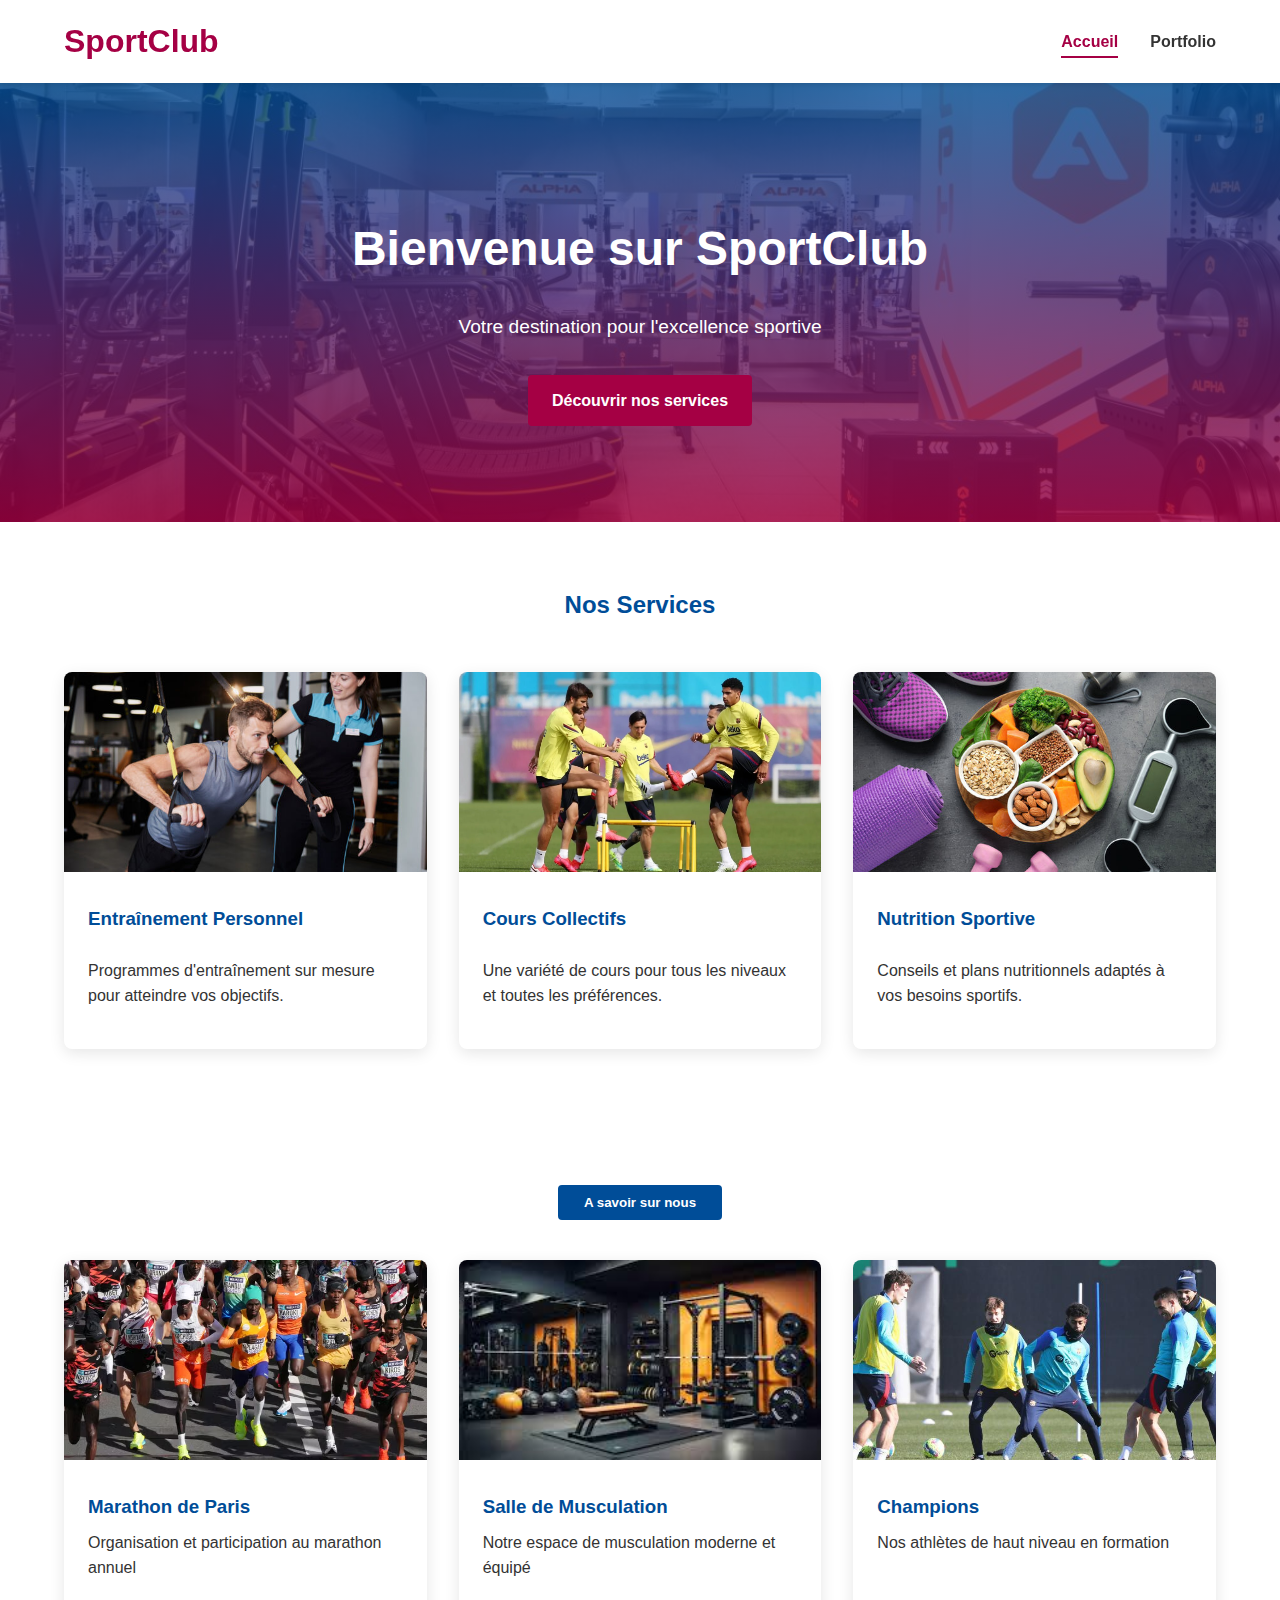
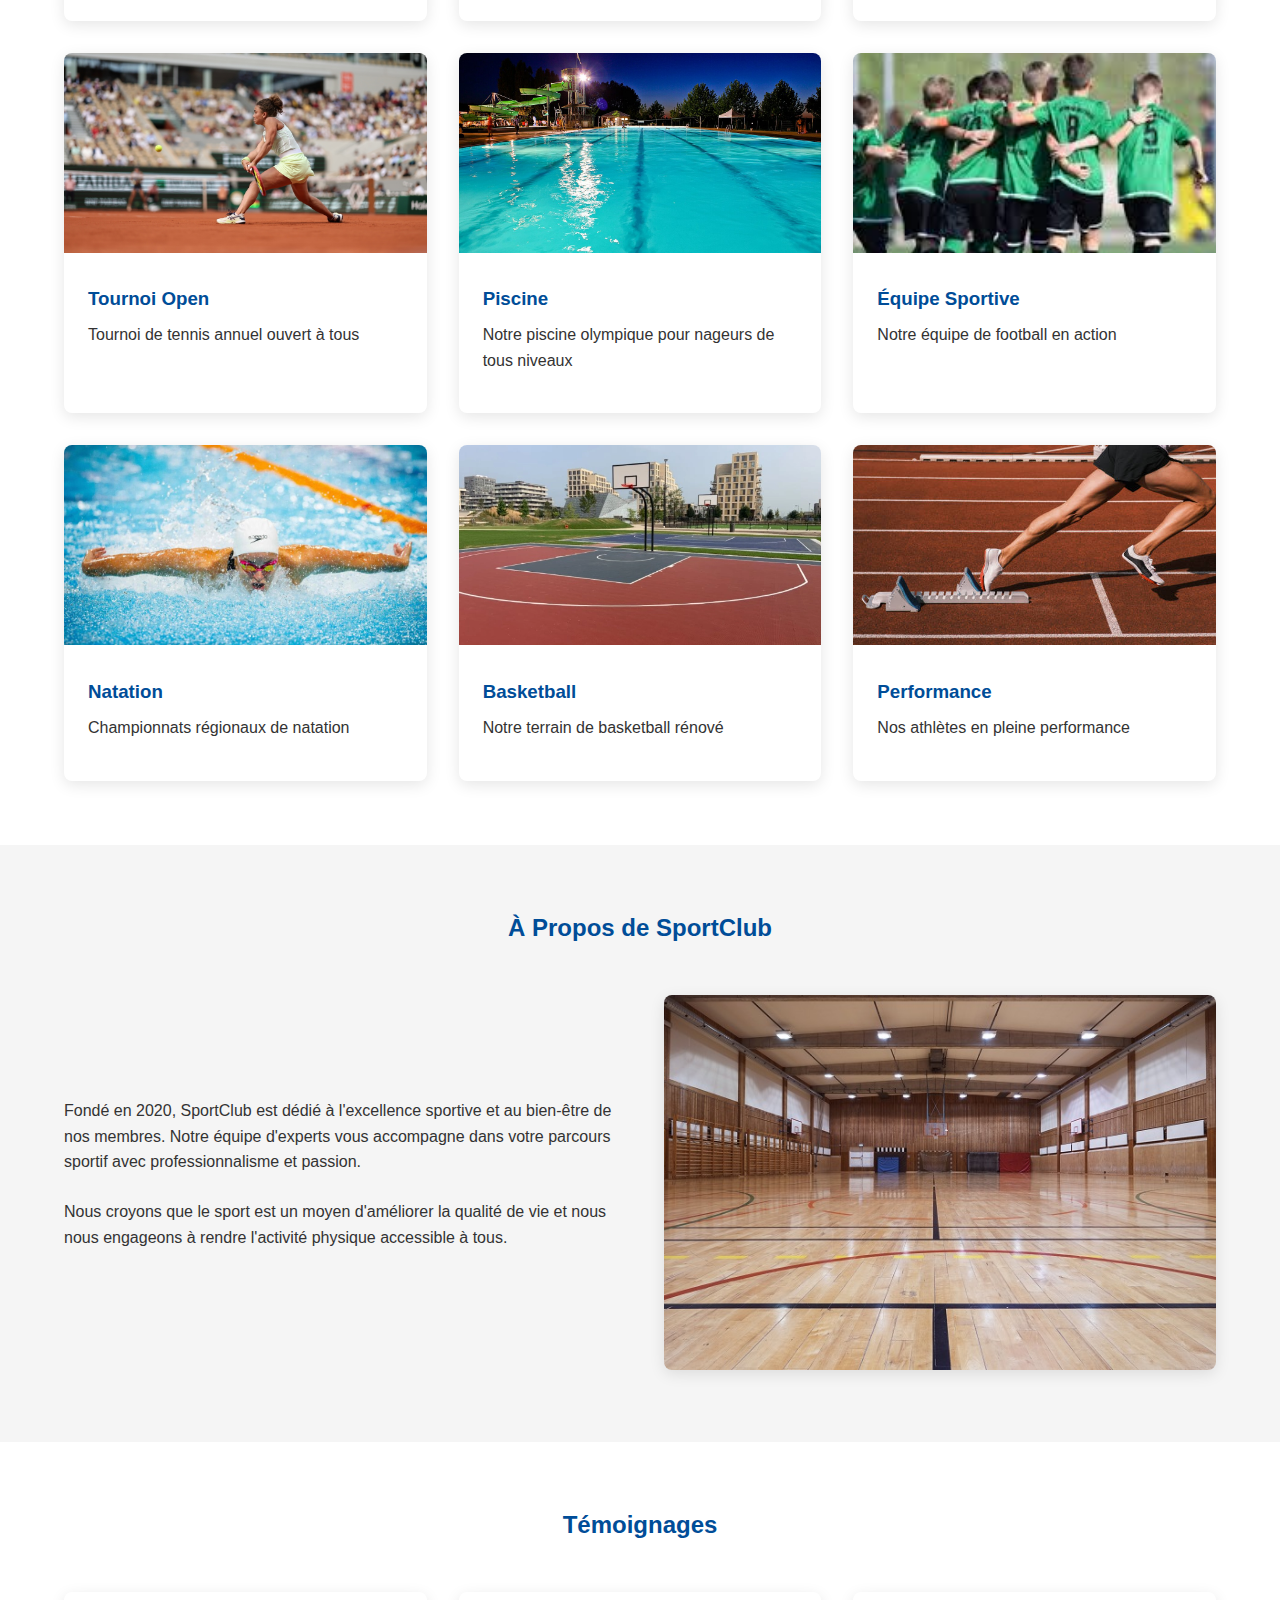
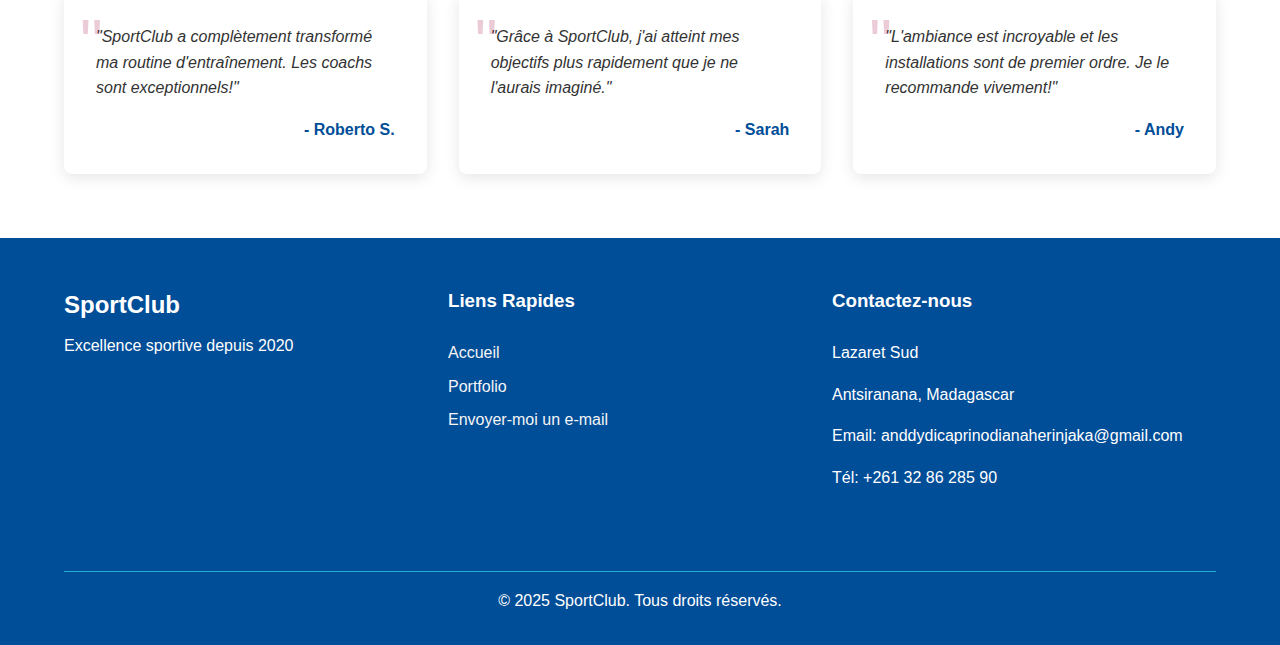
<file: index.html>
<!DOCTYPE html>
<html lang="fr">
<head>
    <meta charset="UTF-8">
    <meta name="viewport" content="width=device-width, initial-scale=1.0">
    <title>SportClub - Accueil</title>
    <link rel="stylesheet" href="style.css">
</head>
<body>
    <header>
        <div class="logo">
            <h1>SportClub</h1>
        </div>
        <nav>
            <ul>
                <li><a href="index.html" class="active">Accueil</a></li>
                <li><a href="portifolio.html">Portfolio</a></li>
                <!-- <li><a href="contact.html">Contact</a></li> -->
            </ul>
        </nav>
    </header>

    <main>
        <section class="hero">
            <div class="hero-content">
                <h2>Bienvenue sur SportClub</h2>
                <p>Votre destination pour l'excellence sportive</p>
                <a href="#services" class="btn">Découvrir nos services</a>
            </div>
        </section>

        <section id="services" class="services">
            <h2>Nos Services</h2>
            <div class="services-container">
                <div class="service-card">
                    <img src="assets/entranement.jpg" alt="Entraînement personnel">
                    <h3>Entraînement Personnel</h3>
                    <p>Programmes d'entraînement sur mesure pour atteindre vos objectifs.</p>
                </div>
                <div class="service-card">
                    <img src="assets/courscollectifs.webp" alt="Cours collectifs">
                    <h3>Cours Collectifs</h3>
                    <p>Une variété de cours pour tous les niveaux et toutes les préférences.</p>
                </div>
                <div class="service-card">
                    <img src="assets/nutrition.jpeg" alt="Nutrition sportive">
                    <h3>Nutrition Sportive</h3>
                    <p>Conseils et plans nutritionnels adaptés à vos besoins sportifs.</p>
                </div>
            </div>
        </section>

        <section class="portfolio-gallery">
            <div class="filter-buttons">
                <button class="filter-btn active" data-category="all">A savoir sur nous</button>
            </div>

            <div class="portfolio-container">
                <div class="portfolio-item competitions">
                    <img src="assets/marathon.jpg" alt="Marathon de Paris">
                    <div class="item-details">
                        <h3>Marathon de Paris</h3>
                        <p>Organisation et participation au marathon annuel</p>
                    </div>
                </div>
                <div class="portfolio-item installations">
                    <img src="assets/sallemuscu.jpg" alt="Nouvelle salle de musculation">
                    <div class="item-details">
                        <h3>Salle de Musculation</h3>
                        <p>Notre espace de musculation moderne et équipé</p>
                    </div>
                </div>
                <div class="portfolio-item athletes">
                    <img src="assets/entrainement.jpg" alt="Entraînement de champions">
                    <div class="item-details">
                        <h3>Champions</h3>
                        <p>Nos athlètes de haut niveau en formation</p>
                    </div>
                </div>
                <div class="portfolio-item competitions">
                    <img src="assets/tennis.jpg" alt="Tournoi de tennis">
                    <div class="item-details">
                        <h3>Tournoi Open</h3>
                        <p>Tournoi de tennis annuel ouvert à tous</p>
                    </div>
                </div>
                <div class="portfolio-item installations">
                    <img src="assets/piscine.jpg" alt="Piscine olympique">
                    <div class="item-details">
                        <h3>Piscine</h3>
                        <p>Notre piscine olympique pour nageurs de tous niveaux</p>
                    </div>
                </div>
                <div class="portfolio-item athletes">
                    <img src="assets/foot.jpg" alt="Équipe de football">
                    <div class="item-details">
                        <h3>Équipe Sportive</h3>
                        <p>Notre équipe de football en action</p>
                    </div>
                </div>
                <div class="portfolio-item competitions">
                    <img src="assets/natation.jpg" alt="Compétition de natation">
                    <div class="item-details">
                        <h3>Natation</h3>
                        <p>Championnats régionaux de natation</p>
                    </div>
                </div>
                <div class="portfolio-item installations">
                    <img src="assets/basket.webp" alt="Terrain de basketball">
                    <div class="item-details">
                        <h3>Basketball</h3>
                        <p>Notre terrain de basketball rénové</p>
                    </div>
                </div>
                <div class="portfolio-item athletes">
                    <img src="assets/athlete.jpg" alt="Athlètes en plein effort">
                    <div class="item-details">
                        <h3>Performance</h3>
                        <p>Nos athlètes en pleine performance</p>
                    </div>
                </div>
            </div>
        </section>

        <section class="about">
            <h2>À Propos de SportClub</h2>
            <div class="about-content">
                <div class="about-text">
                    <p>Fondé en 2020, SportClub est dédié à l'excellence sportive et au bien-être de nos membres. Notre équipe d'experts vous accompagne dans votre parcours sportif avec professionnalisme et passion.</p>
                    <p>Nous croyons que le sport est un moyen d'améliorer la qualité de vie et nous nous engageons à rendre l'activité physique accessible à tous.</p>
                </div>
                <div class="about-image">
                    <img src="assets/gymnase.jpg" alt="Notre gymnase">
                </div>
            </div>
        </section>

        <section class="testimonials">
            <h2>Témoignages</h2>
            <div class="testimonials-container">
                <div class="testimonial">
                    <p>"SportClub a complètement transformé ma routine d'entraînement. Les coachs sont exceptionnels!"</p>
                    <span class="author">- Roberto S.</span>
                </div>
                <div class="testimonial">
                    <p>"Grâce à SportClub, j'ai atteint mes objectifs plus rapidement que je ne l'aurais imaginé."</p>
                    <span class="author">- Sarah</span>
                </div>
                <div class="testimonial">
                    <p>"L'ambiance est incroyable et les installations sont de premier ordre. Je le recommande vivement!"</p>
                    <span class="author">- Andy</span>
                </div>
            </div>
        </section>
        
    </main>

    <footer>
        <div class="footer-content">
            <div class="footer-logo">
                <h2>SportClub</h2>
                <p>Excellence sportive depuis 2020</p>
            </div>
            <div class="footer-links">
                <h3>Liens Rapides</h3>
                <ul>
                    <li><a href="index.html">Accueil</a></li>
                    <li><a href="portfolio.html">Portfolio</a></li>
                    <li><a href="mailto:anddydicaprinodianaherinjaka@gmail.com">Envoyer-moi un e-mail</a></li>
                </ul>
            </div>
            <div class="footer-contact">
                <h3>Contactez-nous</h3>
                <p>Lazaret Sud</p>
                <p>Antsiranana, Madagascar</p>
                <p>Email: anddydicaprinodianaherinjaka@gmail.com</p>
                <p>Tél: +261 32 86 285 90</p>
            </div>
        </div>
        <div class="footer-bottom">
            <p>&copy; 2025 SportClub. Tous droits réservés.</p>
        </div>
    </footer>
</body>
</html>
</file>
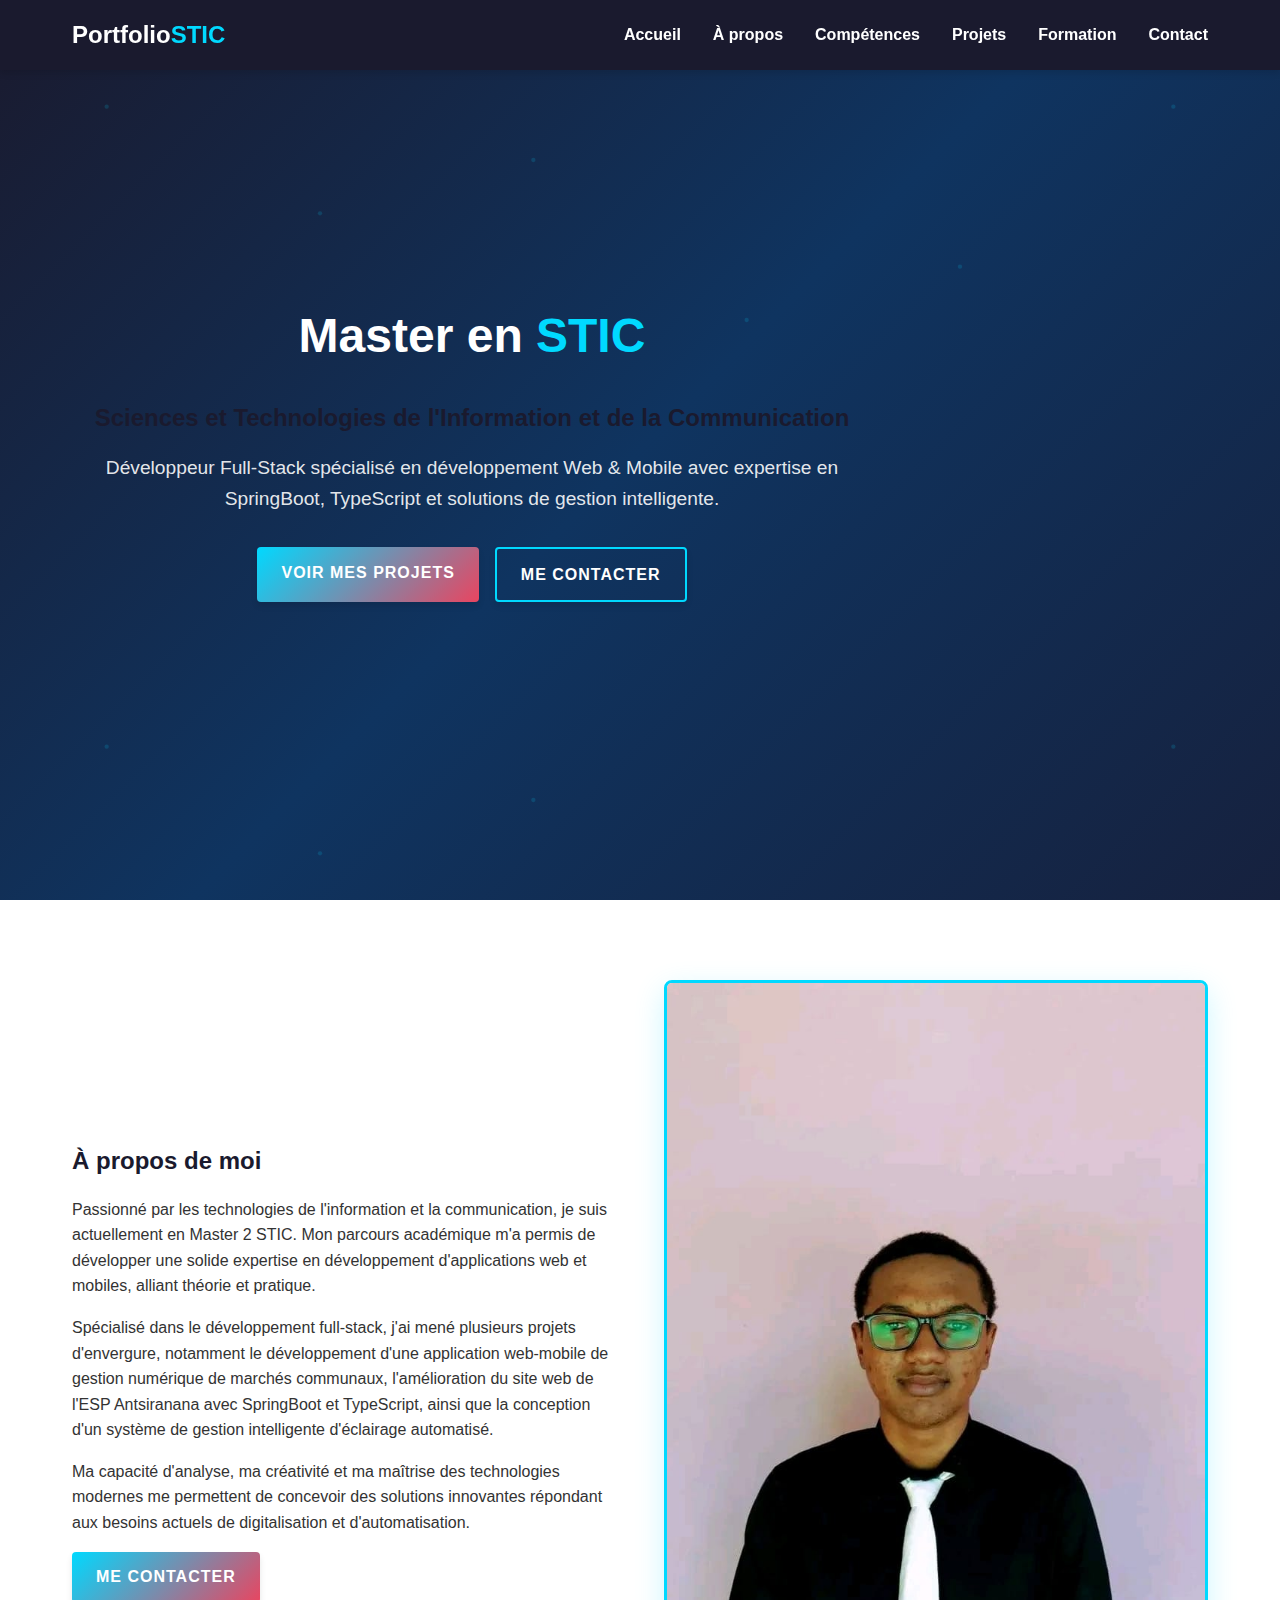
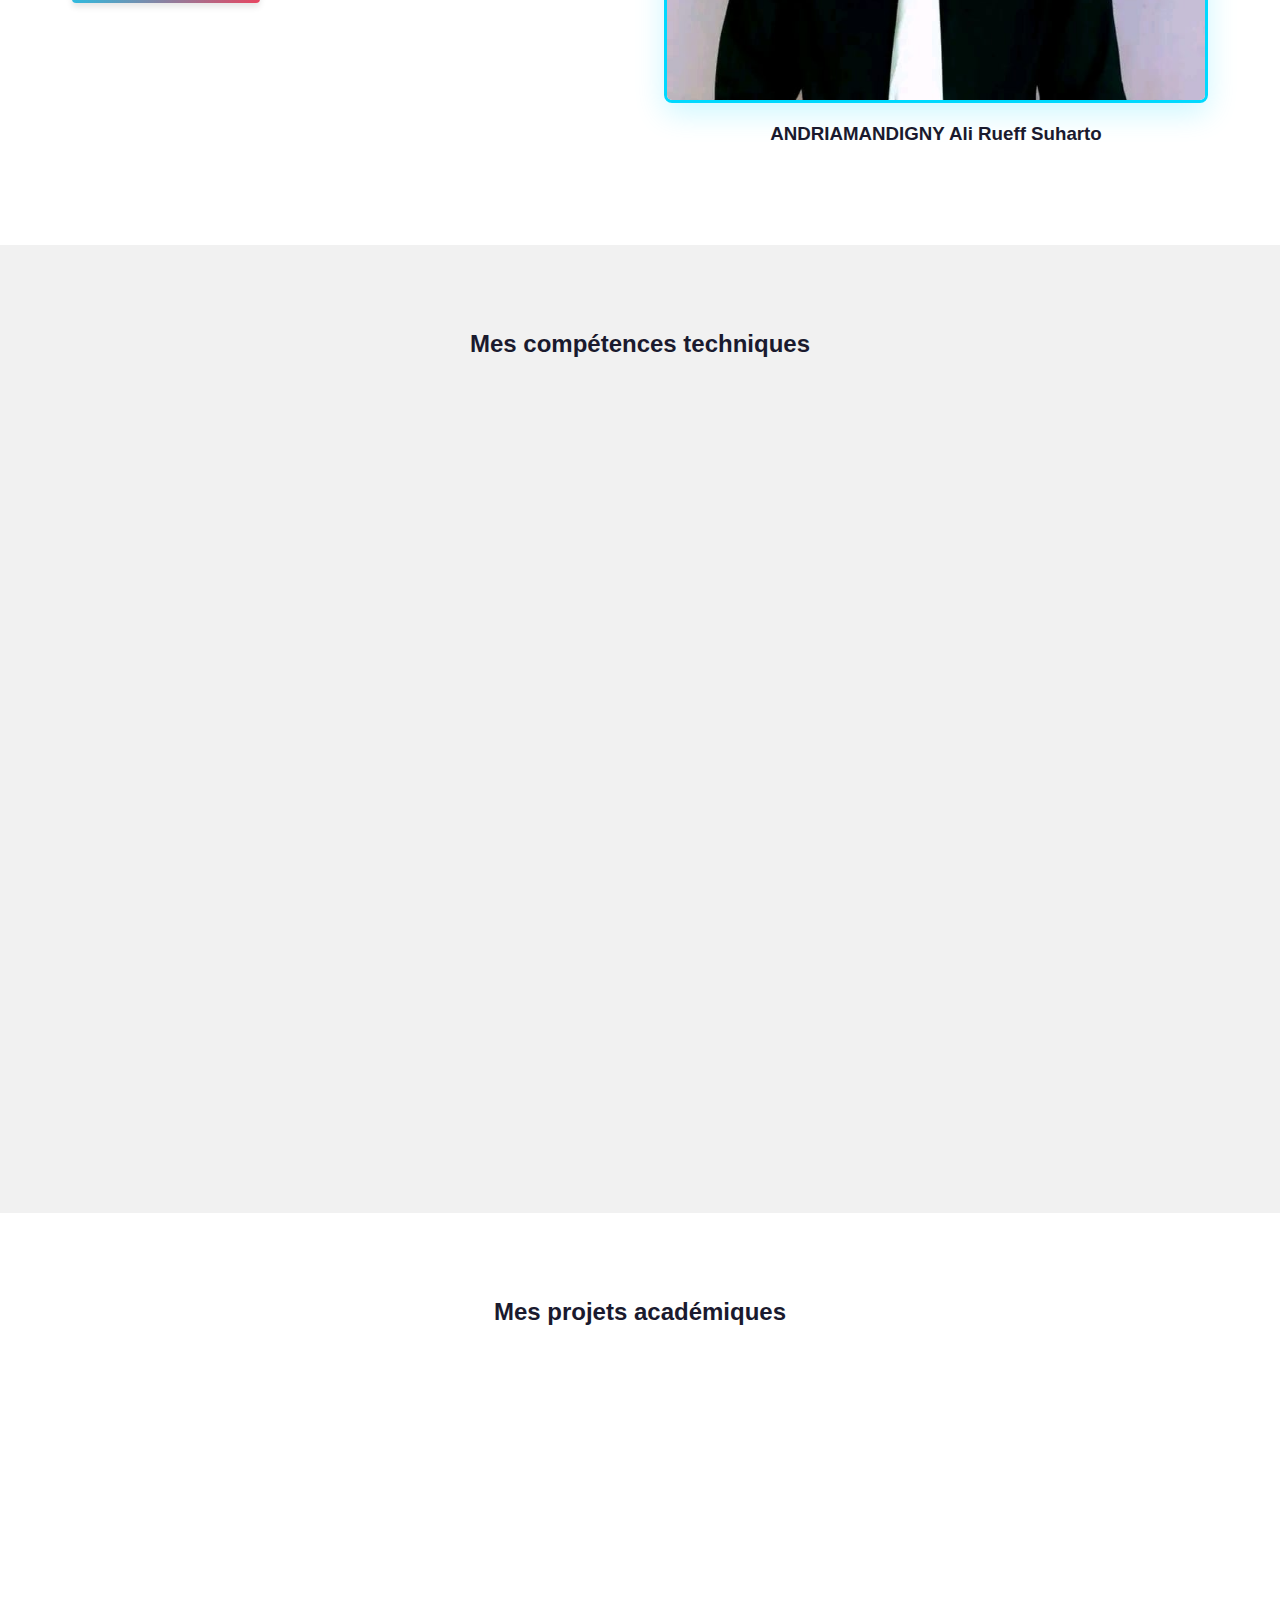
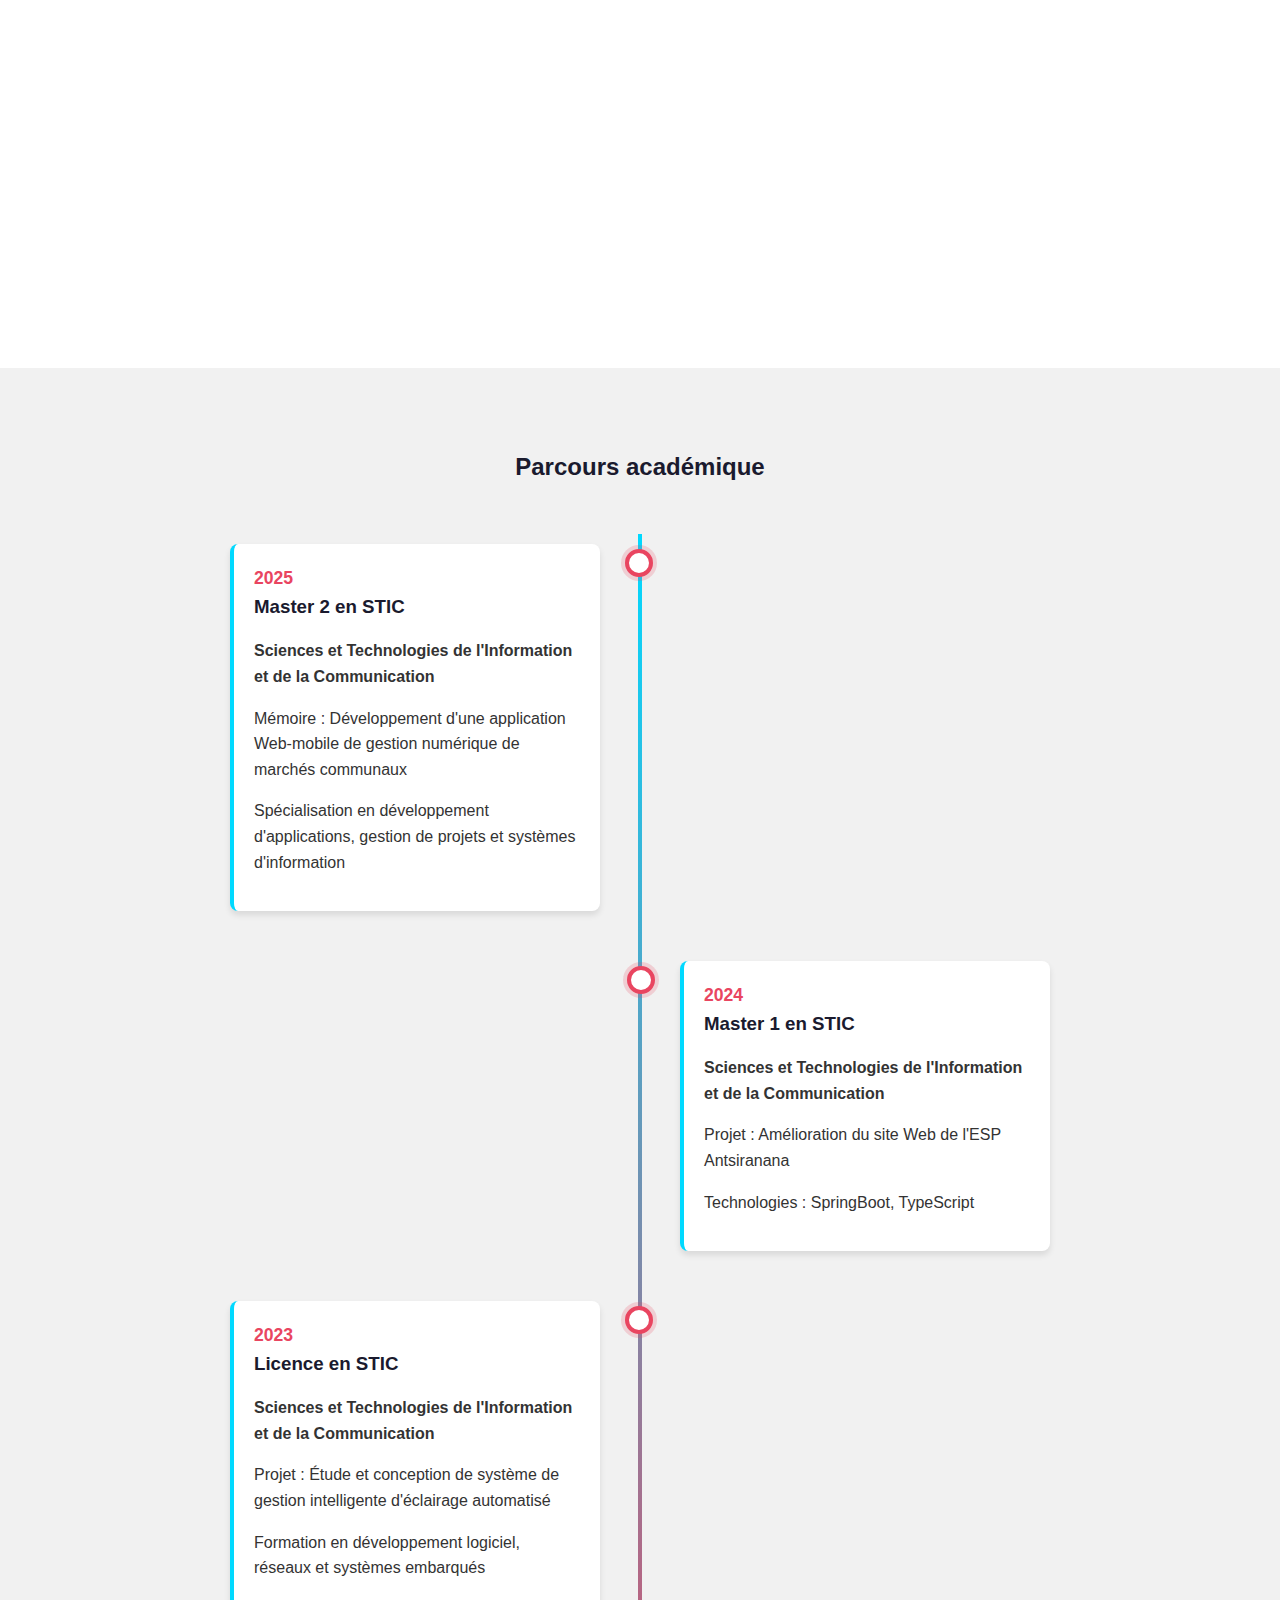
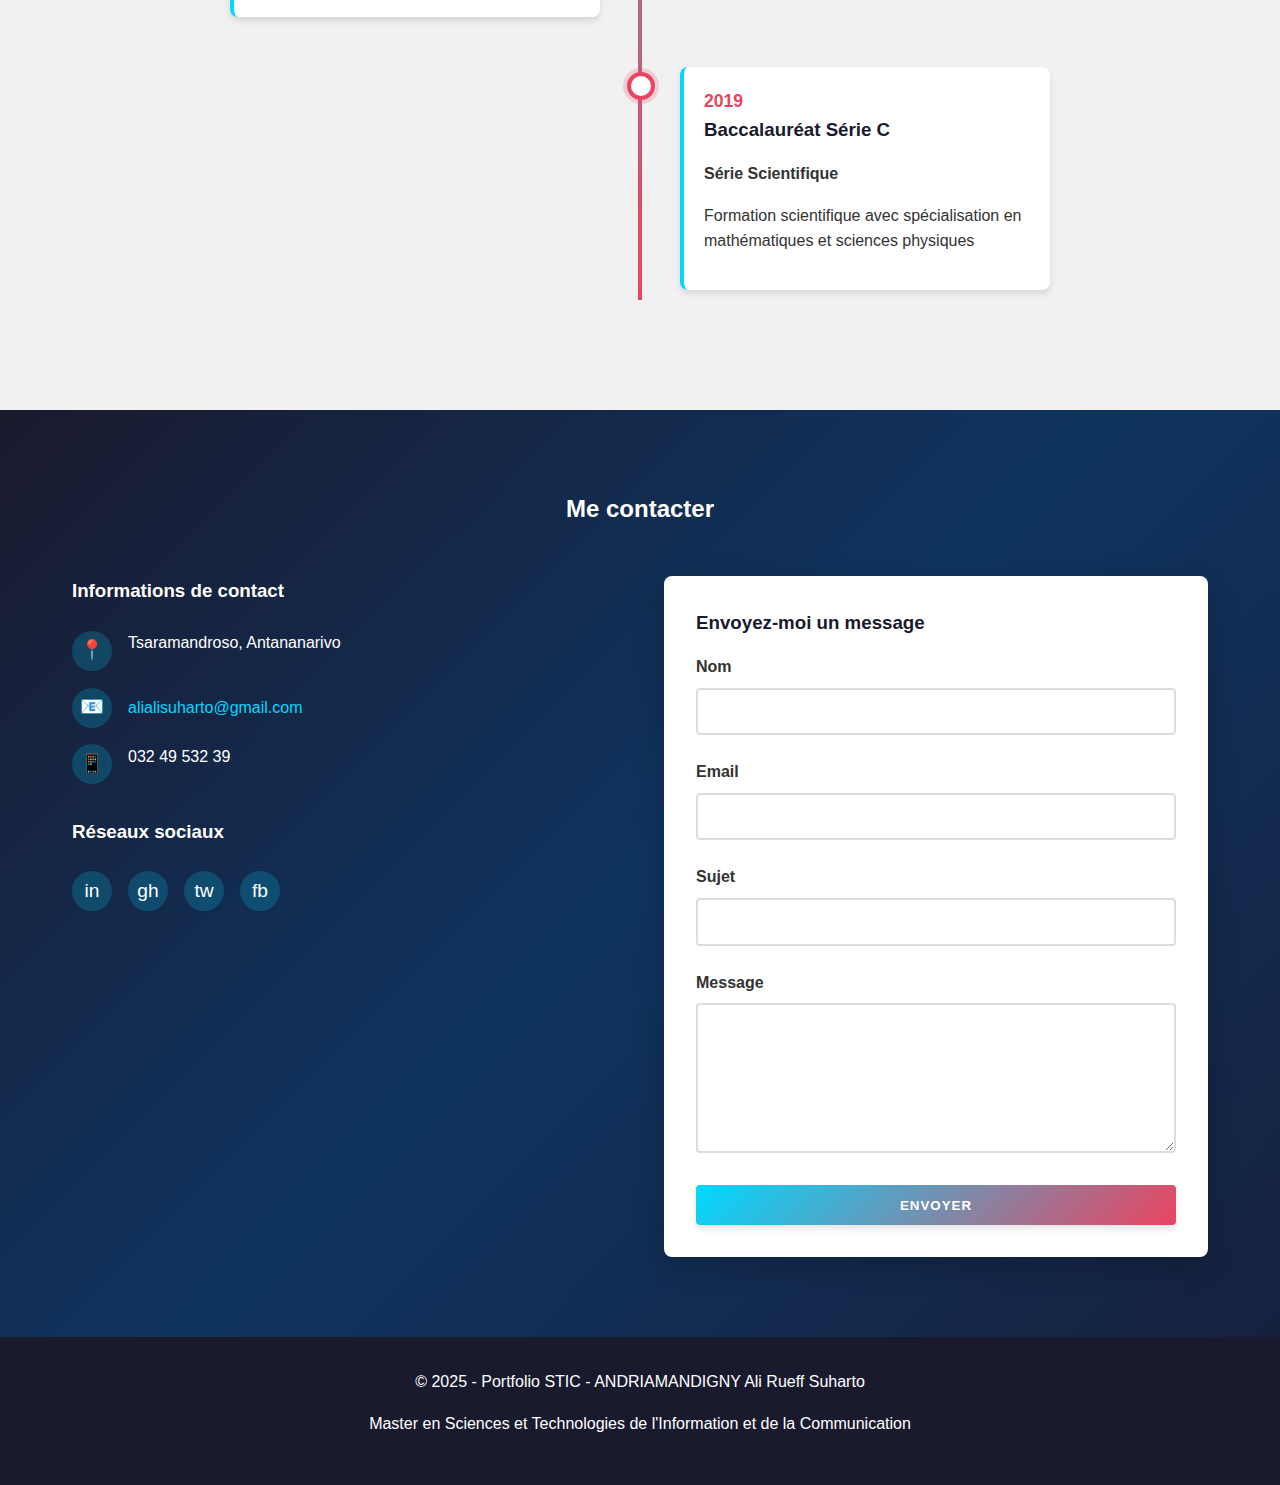
<file: portifolio.html>
<!doctype html>
<html lang="fr">
  <head>
    <meta charset="UTF-8" />
    <meta name="viewport" content="width=device-width, initial-scale=1.0" />
    <title>Portfolio | STIC - Développement Web & Mobile</title>
    <style>
      /* Variables et style général */
      :root {
        --primary: #1a1a2e;
        --secondary: #0f3460;
        --accent: #e94560;
        --light: #f1f1f1;
        --dark: #16213e;
        --tech: #00d9ff;
        --text: #333;
      }

      * {
        margin: 0;
        padding: 0;
        box-sizing: border-box;
        font-family: "Segoe UI", Tahoma, Geneva, Verdana, sans-serif;
      }

      html {
        scroll-behavior: smooth;
      }

      body {
        color: var(--text);
        line-height: 1.6;
        background-color: var(--light);
      }

      h1,
      h2,
      h3,
      h4 {
        margin-bottom: 1rem;
        color: var(--primary);
        font-weight: 700;
      }

      p {
        margin-bottom: 1rem;
      }

      a {
        color: var(--tech);
        text-decoration: none;
        transition: all 0.3s ease;
      }

      a:hover {
        color: var(--accent);
      }

      .container {
        width: 100%;
        max-width: 1200px;
        margin: 0 auto;
        padding: 0 2rem;
      }

      .btn {
        display: inline-block;
        padding: 0.8rem 1.5rem;
        background: linear-gradient(135deg, var(--tech) 0%, var(--accent) 100%);
        color: white;
        border-radius: 4px;
        font-weight: 600;
        transition: all 0.3s ease;
        cursor: pointer;
        border: none;
        text-transform: uppercase;
        letter-spacing: 1px;
        box-shadow: 0 4px 6px rgba(0, 0, 0, 0.1);
      }

      .btn:hover {
        transform: translateY(-3px);
        box-shadow: 0 6px 10px rgba(0, 0, 0, 0.15);
      }

      .section {
        padding: 5rem 0;
        display: flex;
        align-items: center;
        min-height: 50vh;
      }

      /* Navigation */
      .navbar {
        position: fixed;
        top: 0;
        left: 0;
        width: 100%;
        z-index: 1000;
        background-color: var(--primary);
        padding: 1rem 0;
        box-shadow: 0 4px 6px rgba(0, 0, 0, 0.1);
      }

      .nav-container {
        display: flex;
        justify-content: space-between;
        align-items: center;
      }

      .logo {
        font-size: 1.5rem;
        color: white;
        font-weight: 700;
      }

      .logo span {
        color: var(--tech);
      }

      .nav-links {
        display: flex;
        list-style: none;
      }

      .nav-links li {
        margin-left: 2rem;
      }

      .nav-links a {
        color: white;
        font-weight: 600;
        position: relative;
        padding-bottom: 5px;
      }

      .nav-links a:hover {
        color: var(--accent);
      }

      .burger {
        display: none;
        cursor: pointer;
      }

      .burger div {
        width: 25px;
        height: 3px;
        background-color: white;
        margin: 5px;
        transition: all 0.3s ease;
      }

      /* Hero Section */
      .hero {
        height: 100vh;
        background: linear-gradient(
          135deg,
          var(--primary) 0%,
          var(--secondary) 50%,
          var(--dark) 100%
        );
        color: white;
        display: flex;
        align-items: center;
        justify-content: center;
        text-align: center;
        position: relative;
        overflow: hidden;
      }

      .hero::before {
        content: "";
        position: absolute;
        top: 0;
        left: 0;
        right: 0;
        bottom: 0;
        background: url('data:image/svg+xml,<svg xmlns="http://www.w3.org/2000/svg" viewBox="0 0 1200 600"><circle cx="100" cy="100" r="2" fill="%2300d9ff" opacity="0.3"/><circle cx="300" cy="200" r="2" fill="%2300d9ff" opacity="0.3"/><circle cx="500" cy="150" r="2" fill="%2300d9ff" opacity="0.3"/><circle cx="700" cy="300" r="2" fill="%2300d9ff" opacity="0.3"/><circle cx="900" cy="250" r="2" fill="%2300d9ff" opacity="0.3"/><circle cx="1100" cy="100" r="2" fill="%2300d9ff" opacity="0.3"/></svg>');
        opacity: 0.5;
      }

      .hero-content {
        max-width: 800px;
        position: relative;
        z-index: 1;
      }

      .hero h1 {
        font-size: 3rem;
        margin-bottom: 1.5rem;
        color: white;
      }

      .hero .highlight {
        color: var(--tech);
        font-weight: 800;
      }

      .hero p {
        font-size: 1.2rem;
        margin-bottom: 2rem;
        color: rgba(255, 255, 255, 0.9);
      }

      .hero-buttons {
        display: flex;
        justify-content: center;
        gap: 1rem;
      }

      .hero-btn-secondary {
        background: transparent;
        border: 2px solid var(--tech);
      }

      .hero-btn-secondary:hover {
        background-color: var(--tech);
        color: var(--primary);
      }

      /* À propos */
      .about {
        background-color: white;
      }

      .about-grid {
        display: grid;
        grid-template-columns: 1fr 1fr;
        gap: 3rem;
        align-items: center;
      }

      .about-image {
        border-radius: 8px;
        overflow: hidden;
        box-shadow: 0 10px 30px rgba(0, 217, 255, 0.2);
        border: 3px solid var(--tech);
      }

      .about-image img {
        width: 100%;
        height: auto;
        display: block;
      }

      .about-name {
        text-align: center;
        margin-top: 1rem;
        font-weight: 600;
        color: var(--primary);
      }

      /* Compétences */
      .skills {
        background-color: var(--light);
      }

      .skills h2 {
        text-align: center;
        margin-bottom: 3rem;
      }

      .skills-container {
        display: grid;
        grid-template-columns: repeat(auto-fit, minmax(300px, 1fr));
        gap: 2rem;
      }

      .skill-card {
        background-color: white;
        border-radius: 8px;
        padding: 2rem;
        text-align: center;
        box-shadow: 0 4px 6px rgba(0, 0, 0, 0.1);
        transition: all 0.3s ease;
        border-top: 4px solid var(--tech);
      }

      .skill-card:hover {
        transform: translateY(-5px);
        box-shadow: 0 10px 20px rgba(0, 217, 255, 0.2);
      }

      .skill-icon {
        font-size: 2.5rem;
        margin-bottom: 1rem;
      }

      .tech-tags {
        display: flex;
        flex-wrap: wrap;
        gap: 0.5rem;
        justify-content: center;
        margin-top: 1rem;
      }

      .tech-tag {
        background: linear-gradient(135deg, var(--tech) 0%, var(--accent) 100%);
        color: white;
        padding: 0.3rem 0.8rem;
        border-radius: 20px;
        font-size: 0.85rem;
        font-weight: 600;
      }

      /* Projets */
      .projects {
        background-color: white;
      }

      .projects h2 {
        text-align: center;
        margin-bottom: 3rem;
      }

      .project-grid {
        display: grid;
        grid-template-columns: repeat(auto-fit, minmax(350px, 1fr));
        gap: 2rem;
      }

      .project-card {
        background-color: white;
        border-radius: 8px;
        overflow: hidden;
        box-shadow: 0 4px 6px rgba(0, 0, 0, 0.1);
        transition: all 0.3s ease;
        border: 2px solid transparent;
      }

      .project-card:hover {
        transform: translateY(-5px);
        box-shadow: 0 10px 20px rgba(0, 217, 255, 0.2);
        border-color: var(--tech);
      }

      .project-header {
        background: linear-gradient(
          135deg,
          var(--secondary) 0%,
          var(--dark) 100%
        );
        color: white;
        padding: 1.5rem;
      }

      .project-year {
        color: var(--tech);
        font-weight: 600;
        font-size: 0.9rem;
      }

      .project-body {
        padding: 1.5rem;
      }

      .project-tech {
        display: flex;
        flex-wrap: wrap;
        gap: 0.5rem;
        margin-top: 1rem;
      }

      .project-tech-tag {
        background-color: var(--light);
        color: var(--primary);
        padding: 0.3rem 0.8rem;
        border-radius: 4px;
        font-size: 0.85rem;
        font-weight: 600;
      }

      /* Formation */
      .education {
        background-color: var(--light);
      }

      .education h2 {
        text-align: center;
        margin-bottom: 3rem;
      }

      .timeline {
        max-width: 900px;
        margin: 0 auto;
        position: relative;
      }

      .timeline::after {
        content: "";
        position: absolute;
        width: 4px;
        background: linear-gradient(180deg, var(--tech) 0%, var(--accent) 100%);
        top: 0;
        bottom: 0;
        left: 50%;
        transform: translateX(-50%);
      }

      .timeline-item {
        padding: 10px 40px;
        position: relative;
        width: 50%;
        margin-bottom: 30px;
      }

      .timeline-item:nth-child(odd) {
        left: 0;
      }

      .timeline-item:nth-child(even) {
        left: 50%;
      }

      .timeline-item::after {
        content: "";
        position: absolute;
        width: 20px;
        height: 20px;
        background-color: white;
        border: 4px solid var(--accent);
        top: 15px;
        border-radius: 50%;
        z-index: 1;
        box-shadow: 0 0 0 4px rgba(233, 69, 96, 0.2);
      }

      .timeline-item:nth-child(odd)::after {
        right: -13px;
      }

      .timeline-item:nth-child(even)::after {
        left: -13px;
      }

      .timeline-content {
        padding: 20px;
        background-color: white;
        position: relative;
        border-radius: 8px;
        box-shadow: 0 4px 6px rgba(0, 0, 0, 0.1);
        border-left: 4px solid var(--tech);
      }

      .timeline-date {
        color: var(--accent);
        font-weight: 700;
        font-size: 1.1rem;
      }

      /* Contact */
      .contact {
        background: linear-gradient(
          135deg,
          var(--primary) 0%,
          var(--secondary) 50%,
          var(--dark) 100%
        );
        color: white;
      }

      .contact h2 {
        text-align: center;
        margin-bottom: 3rem;
        color: white;
      }

      .contact-grid {
        display: grid;
        grid-template-columns: 1fr 1fr;
        gap: 3rem;
      }

      .contact-info h3 {
        color: white;
        margin-bottom: 1.5rem;
      }

      .contact-details {
        margin-bottom: 2rem;
      }

      .contact-item {
        display: flex;
        align-items: center;
        margin-bottom: 1rem;
      }

      .contact-icon {
        margin-right: 1rem;
        width: 40px;
        height: 40px;
        background-color: rgba(0, 217, 255, 0.2);
        border-radius: 50%;
        display: flex;
        align-items: center;
        justify-content: center;
        font-size: 1.2rem;
      }

      .social-links {
        display: flex;
        gap: 1rem;
      }

      .social-link {
        width: 40px;
        height: 40px;
        background-color: rgba(0, 217, 255, 0.2);
        border-radius: 50%;
        display: flex;
        align-items: center;
        justify-content: center;
        font-size: 1.2rem;
        color: white;
        transition: all 0.3s ease;
      }

      .social-link:hover {
        background-color: var(--tech);
        color: var(--primary);
        transform: scale(1.1);
      }

      .contact-form {
        background-color: white;
        padding: 2rem;
        border-radius: 8px;
        box-shadow: 0 10px 30px rgba(0, 0, 0, 0.2);
      }

      .contact-form h3 {
        color: var(--primary);
      }

      .form-group {
        margin-bottom: 1.5rem;
      }

      .form-group label {
        display: block;
        margin-bottom: 0.5rem;
        color: var(--text);
        font-weight: 600;
      }

      .form-input {
        width: 100%;
        padding: 0.8rem;
        border: 2px solid #ddd;
        border-radius: 4px;
        font-size: 1rem;
        transition: all 0.3s ease;
      }

      .form-input:focus {
        outline: none;
        border-color: var(--tech);
      }

      textarea.form-input {
        min-height: 150px;
        resize: vertical;
      }

      .form-submit {
        width: 100%;
      }

      /* Footer */
      .footer {
        background-color: var(--primary);
        color: white;
        text-align: center;
        padding: 2rem 0;
      }

      /* Media Queries */
      @media screen and (max-width: 992px) {
        .about-grid,
        .contact-grid {
          grid-template-columns: 1fr;
        }

        .hero h1 {
          font-size: 2.5rem;
        }
      }

      @media screen and (max-width: 768px) {
        .nav-links {
          position: fixed;
          right: -100%;
          top: 70px;
          background-color: var(--primary);
          height: calc(100vh - 70px);
          width: 70%;
          flex-direction: column;
          align-items: center;
          padding-top: 2rem;
          transition: right 0.5s ease;
        }

        .nav-links.active {
          right: 0;
        }

        .nav-links li {
          margin: 1.5rem 0;
        }

        .burger {
          display: block;
        }

        .timeline::after {
          left: 31px;
        }

        .timeline-item {
          width: 100%;
          padding-left: 70px;
          padding-right: 25px;
        }

        .timeline-item:nth-child(even) {
          left: 0;
        }

        .timeline-item::after {
          left: 18px;
        }

        .timeline-item:nth-child(odd)::after {
          right: auto;
          left: 18px;
        }

        .hero-buttons {
          flex-direction: column;
        }

        .project-grid {
          grid-template-columns: 1fr;
        }
      }

      @media screen and (max-width: 576px) {
        .section {
          padding: 3rem 0;
        }

        .container {
          padding: 0 1rem;
        }

        .hero h1 {
          font-size: 2rem;
        }
      }
    </style>
  </head>
  <body>
    <!-- Navigation -->
    <nav class="navbar">
      <div class="container nav-container">
        <a href="#" class="logo">Portfolio<span>STIC</span></a>
        <ul class="nav-links">
          <li><a href="#hero">Accueil</a></li>
          <li><a href="#about">À propos</a></li>
          <li><a href="#skills">Compétences</a></li>
          <li><a href="#projects">Projets</a></li>
          <li><a href="#education">Formation</a></li>
          <li><a href="#contact">Contact</a></li>
        </ul>
        <div class="burger">
          <div></div>
          <div></div>
          <div></div>
        </div>
      </div>
    </nav>

    <!-- Hero Section -->
    <section id="hero" class="hero">
      <div class="container">
        <div class="hero-content">
          <h1>Master en <span class="highlight">STIC</span></h1>
          <h2>
            Sciences et Technologies de l'Information et de la Communication
          </h2>
          <p>
            Développeur Full-Stack spécialisé en développement Web & Mobile avec
            expertise en SpringBoot, TypeScript et solutions de gestion
            intelligente.
          </p>
          <div class="hero-buttons">
            <a href="#projects" class="btn">Voir mes projets</a>
            <a href="#contact" class="btn hero-btn-secondary">Me contacter</a>
          </div>
        </div>
      </div>
    </section>

    <!-- About Section -->
    <section id="about" class="section about">
      <div class="container">
        <div class="about-grid">
          <div class="about-content">
            <h2>À propos de moi</h2>
            <p>
              Passionné par les technologies de l'information et la
              communication, je suis actuellement en Master 2 STIC. Mon parcours
              académique m'a permis de développer une solide expertise en
              développement d'applications web et mobiles, alliant théorie et
              pratique.
            </p>
            <p>
              Spécialisé dans le développement full-stack, j'ai mené plusieurs
              projets d'envergure, notamment le développement d'une application
              web-mobile de gestion numérique de marchés communaux,
              l'amélioration du site web de l'ESP Antsiranana avec SpringBoot et
              TypeScript, ainsi que la conception d'un système de gestion
              intelligente d'éclairage automatisé.
            </p>
            <p>
              Ma capacité d'analyse, ma créativité et ma maîtrise des
              technologies modernes me permettent de concevoir des solutions
              innovantes répondant aux besoins actuels de digitalisation et
              d'automatisation.
            </p>
            <a href="#contact" class="btn">Me contacter</a>
          </div>
          <div>
            <div class="about-image">
              <img src="assets/monprofil.jpg" alt="Photo de profil" />
            </div>
            <h3 class="about-name">ANDRIAMANDIGNY Ali Rueff Suharto</h3>
          </div>
        </div>
      </div>
    </section>

    <!-- Skills Section -->
    <section id="skills" class="section skills">
      <div class="container">
        <h2>Mes compétences techniques</h2>
        <div class="skills-container">
          <div class="skill-card">
            <div class="skill-icon">💻</div>
            <h3>Développement Back-End</h3>
            <p>
              Conception et développement d'applications serveur robustes et
              évolutives.
            </p>
            <div class="tech-tags">
              <span class="tech-tag">Java</span>
              <span class="tech-tag">SpringBoot</span>
              <span class="tech-tag">REST API</span>
              <span class="tech-tag">MySQL</span>
            </div>
          </div>

          <div class="skill-card">
            <div class="skill-icon">🎨</div>
            <h3>Développement Front-End</h3>
            <p>
              Création d'interfaces utilisateur modernes, réactives et
              intuitives.
            </p>
            <div class="tech-tags">
              <span class="tech-tag">TypeScript</span>
              <span class="tech-tag">JavaScript</span>
              <span class="tech-tag">HTML/CSS</span>
              <span class="tech-tag">React</span>
            </div>
          </div>

          <div class="skill-card">
            <div class="skill-icon">📱</div>
            <h3>Développement Mobile</h3>
            <p>Applications mobiles hybrides et natives pour Android et iOS.</p>
            <div class="tech-tags">
              <span class="tech-tag">React Native</span>
              <span class="tech-tag">Flutter</span>
              <span class="tech-tag">Android</span>
            </div>
          </div>

          <div class="skill-card">
            <div class="skill-icon">🔧</div>
            <h3>Systèmes Embarqués & IoT</h3>
            <p>Conception de systèmes intelligents et automatisés.</p>
            <div class="tech-tags">
              <span class="tech-tag">Arduino</span>
              <span class="tech-tag">Raspberry Pi</span>
              <span class="tech-tag">Capteurs</span>
              <span class="tech-tag">Automatisation</span>
            </div>
          </div>

          <div class="skill-card">
            <div class="skill-icon">🗄️</div>
            <h3>Bases de données</h3>
            <p>Conception, modélisation et gestion de bases de données.</p>
            <div class="tech-tags">
              <span class="tech-tag">MySQL</span>
              <span class="tech-tag">PostgreSQL</span>
              <span class="tech-tag">MongoDB</span>
              <span class="tech-tag">Firebase</span>
            </div>
          </div>

          <div class="skill-card">
            <div class="skill-icon">🛠️</div>
            <h3>Outils & Méthodologies</h3>
            <p>Maîtrise des outils de développement et des méthodes agiles.</p>
            <div class="tech-tags">
              <span class="tech-tag">Git/GitHub</span>
              <span class="tech-tag">Docker</span>
              <span class="tech-tag">Agile/Scrum</span>
              <span class="tech-tag">UML</span>
            </div>
          </div>
        </div>
      </div>
    </section>

    <!-- Projects Section -->
    <section id="projects" class="section projects">
      <div class="container">
        <h2>Mes projets académiques</h2>
        <div class="project-grid">
          <div class="project-card">
            <div class="project-header">
              <span class="project-year">2025 - Master 2</span>
              <h3>Application Web-Mobile de Gestion de Marchés Communaux</h3>
            </div>
            <div class="project-body">
              <p><strong>Mémoire de fin d'études</strong></p>
              <p>
                Développement d'une solution complète de gestion numérique des
                marchés communaux permettant la digitalisation des processus
                administratifs, la gestion des emplacements, le suivi des
                paiements et la communication entre gestionnaires et
                commerçants.
              </p>
              <div class="project-tech">
                <span class="project-tech-tag">Full-Stack</span>
                <span class="project-tech-tag">Web & Mobile</span>
                <span class="project-tech-tag">Base de données</span>
                <span class="project-tech-tag">Gestion</span>
              </div>
            </div>
          </div>

          <div class="project-card">
            <div class="project-header">
              <span class="project-year">2024 - Master 1</span>
              <h3>Amélioration du Site Web de l'ESP Antsiranana</h3>
            </div>
            <div class="project-body">
              <p><strong>Projet de fin d'année</strong></p>
              <p>
                Refonte complète du site web de l'École Supérieure Polytechnique
                d'Antsiranana avec architecture moderne, amélioration de
                l'UX/UI, intégration de nouvelles fonctionnalités et
                optimisation des performances.
              </p>
              <div class="project-tech">
                <span class="project-tech-tag">SpringBoot</span>
                <span class="project-tech-tag">TypeScript</span>
                <span class="project-tech-tag">Architecture MVC</span>
                <span class="project-tech-tag">Responsive Design</span>
              </div>
            </div>
          </div>

          <div class="project-card">
            <div class="project-header">
              <span class="project-year">2023 - Licence</span>
              <h3>Système de Gestion Intelligente d'Éclairage Automatisé</h3>
            </div>
            <div class="project-body">
              <p><strong>Projet de fin d'études</strong></p>
              <p>
                Étude et conception d'un système intelligent d'éclairage
                automatisé utilisant des capteurs de présence et de luminosité
                pour optimiser la consommation énergétique. Développement du
                prototype et de l'interface de contrôle.
              </p>
              <div class="project-tech">
                <span class="project-tech-tag">IoT</span>
                <span class="project-tech-tag">Arduino</span>
                <span class="project-tech-tag">Capteurs</span>
                <span class="project-tech-tag">Automatisation</span>
              </div>
            </div>
          </div>
        </div>
      </div>
    </section>

    <!-- Education Section -->
    <section id="education" class="section education">
      <div class="container">
        <h2>Parcours académique</h2>
        <div class="timeline">
          <div class="timeline-item">
            <div class="timeline-content">
              <span class="timeline-date">2025</span>
              <h3>Master 2 en STIC</h3>
              <p>
                <strong
                  >Sciences et Technologies de l'Information et de la
                  Communication</strong
                >
              </p>
              <p>
                Mémoire : Développement d'une application Web-mobile de gestion
                numérique de marchés communaux
              </p>
              <p>
                Spécialisation en développement d'applications, gestion de
                projets et systèmes d'information
              </p>
            </div>
          </div>

          <div class="timeline-item">
            <div class="timeline-content">
              <span class="timeline-date">2024</span>
              <h3>Master 1 en STIC</h3>
              <p>
                <strong
                  >Sciences et Technologies de l'Information et de la
                  Communication</strong
                >
              </p>
              <p>Projet : Amélioration du site Web de l'ESP Antsiranana</p>
              <p>Technologies : SpringBoot, TypeScript</p>
            </div>
          </div>

          <div class="timeline-item">
            <div class="timeline-content">
              <span class="timeline-date">2023</span>
              <h3>Licence en STIC</h3>
              <p>
                <strong
                  >Sciences et Technologies de l'Information et de la
                  Communication</strong
                >
              </p>
              <p>
                Projet : Étude et conception de système de gestion intelligente
                d'éclairage automatisé
              </p>
              <p>
                Formation en développement logiciel, réseaux et systèmes
                embarqués
              </p>
            </div>
          </div>

          <div class="timeline-item">
            <div class="timeline-content">
              <span class="timeline-date">2019</span>
              <h3>Baccalauréat Série C</h3>
              <p><strong>Série Scientifique</strong></p>
              <p>
                Formation scientifique avec spécialisation en mathématiques et
                sciences physiques
              </p>
            </div>
          </div>
        </div>
      </div>
    </section>

    <!-- Contact Section -->
    <section id="contact" class="section contact">
      <div class="container">
        <h2>Me contacter</h2>
        <div class="contact-grid">
          <div class="contact-info">
            <h3>Informations de contact</h3>
            <div class="contact-details">
              <div class="contact-item">
                <div class="contact-icon">📍</div>
                <p>Tsaramandroso, Antananarivo</p>
              </div>
              <div class="contact-item">
                <div class="contact-icon">📧</div>
                <a href="mailto:alialisuharto@gmail.com"
                  >alialisuharto@gmail.com</a
                >
              </div>
              <div class="contact-item">
                <div class="contact-icon">📱</div>
                <p>032 49 532 39</p>
              </div>
            </div>

            <h3>Réseaux sociaux</h3>
            <div class="social-links">
              <a href="#" class="social-link" title="LinkedIn">
                <span>in</span>
              </a>
              <a href="#" class="social-link" title="GitHub">
                <span>gh</span>
              </a>
              <a href="#" class="social-link" title="Twitter">
                <span>tw</span>
              </a>
              <a href="#" class="social-link" title="Facebook">
                <span>fb</span>
              </a>
            </div>
          </div>

          <div class="contact-form">
            <h3>Envoyez-moi un message</h3>
            <form id="contactForm">
              <div class="form-group">
                <label for="name">Nom</label>
                <input
                  type="text"
                  id="name"
                  name="name"
                  class="form-input"
                  required
                />
              </div>
              <div class="form-group">
                <label for="email">Email</label>
                <input
                  type="email"
                  id="email"
                  name="email"
                  class="form-input"
                  required
                />
              </div>
              <div class="form-group">
                <label for="subject">Sujet</label>
                <input
                  type="text"
                  id="subject"
                  name="subject"
                  class="form-input"
                  required
                />
              </div>
              <div class="form-group">
                <label for="message">Message</label>
                <textarea
                  id="message"
                  name="message"
                  class="form-input"
                  required
                ></textarea>
              </div>
              <button type="submit" class="btn form-submit">Envoyer</button>
            </form>
          </div>
        </div>
      </div>
    </section>

    <!-- Footer -->
    <footer class="footer">
      <div class="container">
        <p>&copy; 2025 - Portfolio STIC - ANDRIAMANDIGNY Ali Rueff Suharto</p>
        <p>
          Master en Sciences et Technologies de l'Information et de la
          Communication
        </p>
      </div>
    </footer>

    <!-- JavaScript -->
    <script>
      // Navigation toggle
      const burger = document.querySelector(".burger");
      const nav = document.querySelector(".nav-links");

      burger.addEventListener("click", () => {
        nav.classList.toggle("active");
      });

      // Close menu when clicking on a link
      document.querySelectorAll(".nav-links a").forEach((link) => {
        link.addEventListener("click", () => {
          nav.classList.remove("active");
        });
      });

      // Smooth scrolling
      document.querySelectorAll('a[href^="#"]').forEach((anchor) => {
        anchor.addEventListener("click", function (e) {
          e.preventDefault();
          const target = document.querySelector(this.getAttribute("href"));
          if (target) {
            target.scrollIntoView({
              behavior: "smooth",
              block: "start",
            });
          }
        });
      });

      // Form submission
      const contactForm = document.getElementById("contactForm");
      if (contactForm) {
        contactForm.addEventListener("submit", function (e) {
          e.preventDefault();

          // Collect form data
          const formData = {
            name: document.getElementById("name").value,
            email: document.getElementById("email").value,
            subject: document.getElementById("subject").value,
            message: document.getElementById("message").value,
          };

          // Display success message
          alert(
            "Message envoyé avec succès!\n\nNom: " +
              formData.name +
              "\nEmail: " +
              formData.email,
          );

          // Reset form
          contactForm.reset();
        });
      }

      // Scroll animations
      const observerOptions = {
        threshold: 0.1,
        rootMargin: "0px 0px -50px 0px",
      };

      const observer = new IntersectionObserver((entries) => {
        entries.forEach((entry) => {
          if (entry.isIntersecting) {
            entry.target.style.opacity = "1";
            entry.target.style.transform = "translateY(0)";
          }
        });
      }, observerOptions);

      // Observe skill cards and project cards
      document
        .querySelectorAll(".skill-card, .project-card")
        .forEach((card) => {
          card.style.opacity = "0";
          card.style.transform = "translateY(20px)";
          card.style.transition = "opacity 0.6s ease, transform 0.6s ease";
          observer.observe(card);
        });
    </script>
  </body>
</html>
</file>
<file: style.css>
/* Couleurs inspirées du FC Barcelone */
:root {
    --primary-blue: #004D98;    /* Bleu Barcelone */
    --primary-red: #A50044;     /* Rouge grenat Barcelone */
    --accent-yellow: #FFED02;   /* Jaune accent */
    --light-gray: #f5f5f5;
    --dark-gray: #333333;
    --white: #ffffff;
    --black: #000000;
}

/* Reset CSS */
* {
    margin: 0;
    padding: 0;
    box-sizing: border-box;
}

body {
    font-family: 'Arial', sans-serif;
    line-height: 1.6;
    color: var(--dark-gray);
    background-color: var(--white);
}

/* Typographie */
h1, h2, h3, h4, h5, h6 {
    font-weight: 700;
    margin-bottom: 1rem;
    color: var(--primary-blue);
}

p {
    margin-bottom: 1rem;
}

a {
    text-decoration: none;
    color: var(--primary-blue);
    transition: color 0.3s ease;
}

a:hover {
    color: var(--primary-red);
}

/* Header et Navigation */
header {
    background-color: var(--white);
    box-shadow: 0 2px 5px rgba(0, 0, 0, 0.1);
    position: sticky;
    top: 0;
    z-index: 100;
    display: flex;
    justify-content: space-between;
    align-items: center;
    padding: 1rem 5%;
}

.logo h1 {
    color: var(--primary-red);
    font-size: 2rem;
    margin: 0;
}

nav ul {
    display: flex;
    list-style: none;
}

nav ul li {
    margin-left: 2rem;
}

nav ul li a {
    color: var(--dark-gray);
    font-weight: 600;
    padding: 0.5rem 0;
    position: relative;
}

nav ul li a:after {
    content: '';
    position: absolute;
    bottom: 0;
    left: 0;
    width: 0;
    height: 2px;
    background-color: var(--primary-red);
    transition: width 0.3s ease;
}

nav ul li a:hover:after,
nav ul li a.active:after {
    width: 100%;
}

nav ul li a.active {
    color: var(--primary-red);
}

/* Layout principal */
main {
    min-height: 80vh;
}

section {
    padding: 4rem 5%;
}

/* Boutons */
.btn {
    display: inline-block;
    padding: 0.8rem 1.5rem;
    background-color: var(--primary-red);
    color: var(--white);
    border-radius: 4px;
    font-weight: 600;
    transition: all 0.3s ease;
}

.btn:hover {
    background-color: var(--primary-blue);
    color: var(--white);
    transform: translateY(-3px);
    box-shadow: 0 4px 10px rgba(0, 0, 0, 0.2);
}

/* Section Hero */
.hero {
    background: linear-gradient(rgba(0, 77, 152, 0.8), rgba(165, 0, 68, 0.8)), url('assets/cover.jpg') no-repeat center center/cover;
    color: var(--white);
    text-align: center;
    padding: 8rem 5% 6rem;
}

.hero-content {
    max-width: 800px;
    margin: 0 auto;
}

.hero-content h2 {
    font-size: 3rem;
    color: var(--white);
    margin-bottom: 1.5rem;
}

.hero-content p {
    font-size: 1.2rem;
    margin-bottom: 2rem;
}

/* Services */
.services h2 {
    text-align: center;
    margin-bottom: 3rem;
}

.services-container {
    display: grid;
    grid-template-columns: repeat(auto-fit, minmax(300px, 1fr));
    gap: 2rem;
}

.service-card {
    background-color: var(--white);
    border-radius: 8px;
    box-shadow: 0 4px 15px rgba(0, 0, 0, 0.1);
    overflow: hidden;
    transition: transform 0.3s ease;
}

.service-card:hover {
    transform: translateY(-10px);
}

.service-card img {
    width: 100%;
    height: 200px;
    object-fit: cover;
}

.service-card h3 {
    padding: 1.5rem 1.5rem 0.5rem;
    color: var(--primary-blue);
}

.service-card p {
    padding: 0 1.5rem 1.5rem;
}

/* À propos */
.about {
    background-color: var(--light-gray);
}

.about h2 {
    text-align: center;
    margin-bottom: 3rem;
}

.about-content {
    display: grid;
    grid-template-columns: 1fr 1fr;
    gap: 3rem;
    align-items: center;
}

.about-text p {
    margin-bottom: 1.5rem;
}

.about-image img {
    width: 100%;
    border-radius: 8px;
    box-shadow: 0 4px 15px rgba(0, 0, 0, 0.1);
}

/* Témoignages */
.testimonials h2 {
    text-align: center;
    margin-bottom: 3rem;
}

.testimonials-container {
    display: grid;
    grid-template-columns: repeat(auto-fit, minmax(300px, 1fr));
    gap: 2rem;
}

.testimonial {
    background-color: var(--white);
    padding: 2rem;
    border-radius: 8px;
    box-shadow: 0 4px 15px rgba(0, 0, 0, 0.1);
    position: relative;
}

.testimonial:before {
    content: '"';
    font-size: 4rem;
    color: var(--primary-red);
    opacity: 0.2;
    position: absolute;
    top: 0;
    left: 1rem;
}

.testimonial p {
    font-style: italic;
    margin-bottom: 1rem;
}

.testimonial .author {
    display: block;
    font-weight: 600;
    text-align: right;
    color: var(--primary-blue);
}

/* Page Header */
.page-header {
    background: linear-gradient(rgba(0, 77, 152, 0.8), rgba(165, 0, 68, 0.8)), url('assets/conatct.jpg') no-repeat center center/cover;
    color: var(--white);
    text-align: center;
    padding: 6rem 5% 4rem;
}

.page-header h2 {
    font-size: 2.5rem;
    color: var(--white);
    margin-bottom: 1rem;
}

.page-header p {
    font-size: 1.1rem;
}

/* Portfolio */
.portfolio-header {
    background: linear-gradient(rgba(0, 77, 152, 0.8), rgba(165, 0, 68, 0.8)), url('/api/placeholder/1200/400') no-repeat center center/cover;
}

.filter-buttons {
    display: flex;
    justify-content: center;
    margin-bottom: 2rem;
    flex-wrap: wrap;
}

.filter-btn {
    background-color: transparent;
    border: 2px solid var(--primary-blue);
    color: var(--primary-blue);
    padding: 0.5rem 1.5rem;
    margin: 0.5rem;
    border-radius: 4px;
    cursor: pointer;
    font-weight: 600;
    transition: all 0.3s ease;
}

.filter-btn.active {
    background-color: var(--primary-blue);
    color: var(--white);
}

.portfolio-container {
    display: grid;
    grid-template-columns: repeat(auto-fill, minmax(300px, 1fr));
    gap: 2rem;
}

.portfolio-item {
    background-color: var(--white);
    border-radius: 8px;
    box-shadow: 0 4px 15px rgba(0, 0, 0, 0.1);
    overflow: hidden;
    transition: transform 0.3s ease;
}

.portfolio-item:hover {
    transform: translateY(-10px);
}

.portfolio-item img {
    width: 100%;
    height: 200px;
    object-fit: cover;
}

.item-details {
    padding: 1.5rem;
}

.item-details h3 {
    color: var(--primary-blue);
    margin-bottom: 0.5rem;
}

/* Achievements */
.achievements {
    background-color: var(--primary-blue);
    color: var(--white);
    text-align: center;
}

.achievements h2 {
    color: var(--white);
    margin-bottom: 3rem;
}

.achievements-container {
    display: grid;
    grid-template-columns: repeat(auto-fit, minmax(200px, 1fr));
    gap: 2rem;
}

.achievement-number {
    font-size: 3rem;
    font-weight: 700;
    color: var(--accent-yellow);
    margin-bottom: 0.5rem;
}

.achievement-text {
    font-size: 1.1rem;
}

/* Contact */
.contact-header {
    background: linear-gradient(rgba(0, 77, 152, 0.8), rgba(165, 0, 68, 0.8)), url('/api/placeholder/1200/400') no-repeat center center/cover;
}

.contact-container {
    display: grid;
    grid-template-columns: 1fr 1fr;
    gap: 3rem;
}

.contact-info {
    background-color: var(--primary-blue);
    color: var(--white);
    padding: 2rem;
    border-radius: 8px;
}

.contact-info h3 {
    color: var(--white);
    margin-bottom: 2rem;
}

.info-item {
    display: flex;
    margin-bottom: 1.5rem;
}

.info-item .icon {
    font-size: 1.5rem;
    margin-right: 1rem;
}

.info-item h4 {
    color: var(--accent-yellow);
    margin-bottom: 0.5rem;
}

.contact-form {
    background-color: var(--white);
    padding: 2rem;
    border-radius: 8px;
    box-shadow: 0 4px 15px rgba(0, 0, 0, 0.1);
}

.form-group {
    margin-bottom: 1.5rem;
}

label {
    display: block;
    margin-bottom: 0.5rem;
    font-weight: 600;
}

input, select, textarea {
    width: 100%;
    padding: 0.8rem;
    border: 1px solid #ddd;
    border-radius: 4px;
    font-family: inherit;
    font-size: 1rem;
}

textarea {
    resize: vertical;
}

.submit-btn {
    background-color: var(--primary-red);
    border: none;
    cursor: pointer;
    width: 100%;
}

.location {
    text-align: center;
}

.location h3 {
    margin-bottom: 2rem;
}

.map-container {
    border-radius: 8px;
    overflow: hidden;
    box-shadow: 0 4px 15px rgba(0, 0, 0, 0.1);
}

.map-container img {
    width: 100%;
    display: block;
}

/* Footer */
footer {
    background-color: var(--primary-blue);
    color: var(--white);
    padding: 3rem 5% 1rem;
}

.footer-content {
    display: flex;
    justify-content: space-between;
    flex-wrap: wrap;
    margin-bottom: 2rem;
}

.footer-logo, .footer-links, .footer-contact {
    flex: 1;
    min-width: 250px;
    margin-bottom: 2rem;
}

.footer-logo h2 {
    color: var(--white);
    margin-bottom: 0.5rem;
}

.footer-links h3, .footer-contact h3 {
    color: var(--white);
    margin-bottom: 1.5rem;
}

.footer-links ul {
    list-style: none;
}

.footer-links ul li {
    margin-bottom: 0.5rem;
}

.footer-links ul li a {
    color: var(--light-gray);
}

.footer-links ul li a:hover {
    color: var(--accent-yellow);
}

.footer-bottom {
    text-align: center;
    padding-top: 1rem;
    border-top: 1px solid rgba(71, 235, 253, 0.588);
}

/* Responsive */

@media (max-width: 768px) {
    .about-content,
    .contact-container {
        grid-template-columns: 1fr;
    }
    
    header {
        flex-direction: column;
        padding: 1rem;
    }
    
    nav ul {
        margin-top: 1rem;
    }
    
    nav ul li {
        margin-left: 1rem;
        margin-right: 1rem;
    }
}
</file>
